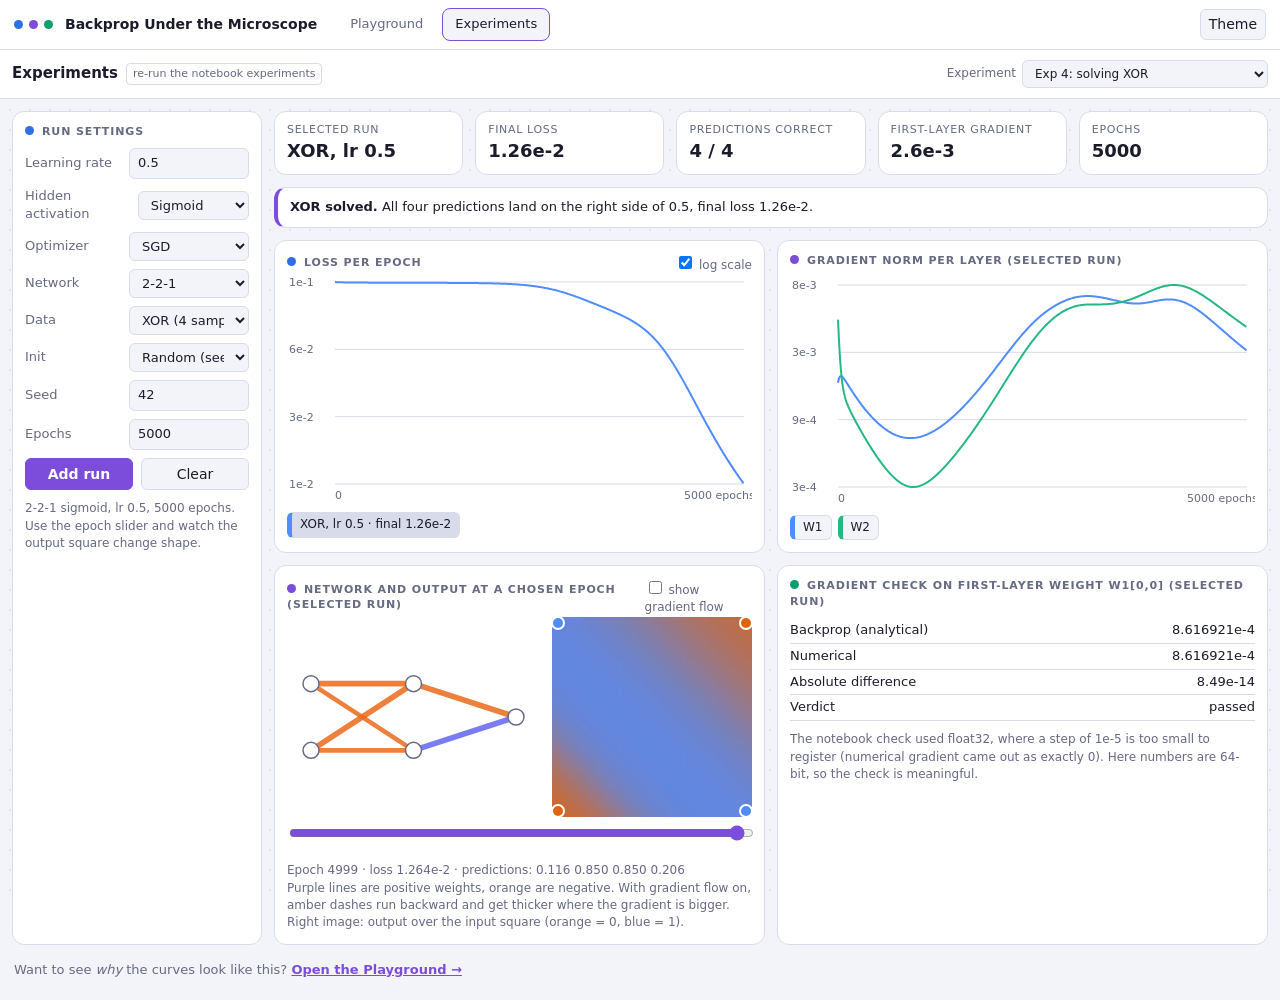
<file: Web/experiments.html>
<!DOCTYPE html>
<html lang="en">
<head>
<meta charset="utf-8">
<meta name="viewport" content="width=device-width, initial-scale=1, viewport-fit=cover">
<title>Experiments · Backprop Under the Microscope</title>
<link rel="stylesheet" href="theme.css">
<script src="site.js"></script>
<style>
html{scroll-padding-top:env(safe-area-inset-top,0px)}
*{box-sizing:border-box}
body{margin:0;background:var(--bg);color:var(--ink);font:14px/1.45 system-ui,-apple-system,"Segoe UI",sans-serif}
select,input,button{font:inherit;color:var(--ink);background:var(--bg);border:1px solid var(--line);border-radius:6px;padding:5px 8px}
button{cursor:pointer}button:hover{border-color:var(--accent)}
button.primary{background:var(--accent);color:var(--panel);border-color:var(--accent);font-weight:600}
:focus-visible{outline:2px solid var(--accent);outline-offset:1px}
.layout{display:grid;grid-template-columns:250px 1fr;gap:12px;padding:12px}
@media (max-width:820px){.layout{grid-template-columns:1fr}}
.card{background:var(--panel);border:1px solid var(--line);border-radius:12px;padding:12px;min-width:0}
.card h2{font-size:13px;margin:0 0 8px;color:var(--mute);font-weight:600}
aside label{display:flex;justify-content:space-between;align-items:center;gap:8px;margin-bottom:8px;font-size:13px;color:var(--mute)}
aside select,aside input{width:120px}
.btns{display:flex;gap:8px;margin-top:6px}.btns button{flex:1}
.note{font-size:12px;color:var(--mute);margin:10px 0 0}
.grid{display:grid;grid-template-columns:1fr 1fr;gap:12px}
@media (max-width:1100px){.grid{grid-template-columns:1fr}}
canvas{width:100%;height:230px;display:block}
.row{display:flex;gap:12px;flex-wrap:wrap;align-items:flex-start}
#cnet{flex:1;min-width:200px;height:200px}#cbound{width:200px;height:200px;border-radius:6px}
.leg{display:flex;flex-wrap:wrap;gap:6px;margin-top:8px}
.leg button{font-size:12px;padding:3px 8px;border-left-width:5px}
.leg button.sel{background:var(--line)}
.top{display:flex;justify-content:space-between;align-items:center;gap:8px}
.top label{font-size:12px;color:var(--mute)}
table{border-collapse:collapse;font-size:13px;width:100%;font-variant-numeric:tabular-nums}
td{padding:3px 0;border-bottom:1px solid var(--line)}td:last-child{text-align:right}
input[type=range]{width:100%;accent-color:var(--accent)}
.empty{color:var(--mute);padding:40px 0;text-align:center}
.kpis{display:grid;grid-template-columns:repeat(auto-fit,minmax(150px,1fr));gap:12px;margin-bottom:12px}
.kpi{background:var(--panel);border:1px solid var(--line);border-radius:12px;padding:10px 12px;min-width:0}
.kpi small{display:block;color:var(--mute);font-size:11px;text-transform:uppercase;letter-spacing:.06em}
.kpi b{font-size:18px;font-variant-numeric:tabular-nums;overflow-wrap:anywhere}
.insight{background:var(--panel);border:1px solid var(--line);border-left:4px solid var(--accent);border-radius:12px;padding:10px 12px;margin-bottom:12px;font-size:13px}
.chartwrap{position:relative}
#tip{position:absolute;top:10px;display:none;pointer-events:none;z-index:5;background:var(--panel);border:1px solid var(--line);border-radius:8px;padding:6px 8px;font-size:12px;white-space:nowrap;box-shadow:0 4px 14px rgba(0,0,0,.25)}
#vline{position:absolute;top:8px;bottom:20px;width:1px;background:var(--mute);opacity:.6;display:none;pointer-events:none}
.card h2{text-transform:uppercase;letter-spacing:.08em;font-size:11px}
.card h2::before{content:"";display:inline-block;width:9px;height:9px;border-radius:50%;background:var(--hid);margin-right:8px}
.grid .card:nth-child(1) h2::before,aside.card h2::before{background:var(--in)}
.grid .card:nth-child(4) h2::before{background:var(--out)}
.top h2{margin:0}
</style>
</head>
<body>
<nav class="nav">
  <a class="brand" href="index.html"><i></i>Backprop Under the Microscope</a>
  <a class="link" href="index.html">Playground</a>
  <a class="link" href="experiments.html" aria-current="page">Experiments</a>
  <span class="sp"></span>
  <button id="bTheme" aria-label="Toggle theme">Theme</button>
</nav>
<div class="bar">
  <b class="logo">Experiments</b><span class="tag">re-run the notebook experiments</span>
  <span class="sp"></span>
  <label>Experiment <select id="ex" aria-label="Experiment"></select></label>
</div>

<div class="layout">
<aside class="card">
  <h2>Run settings</h2>
  <label>Learning rate <input id="lr" type="number" step="0.01" min="0.0001"></label>
  <label>Hidden activation <select id="act"><option value="sigmoid">Sigmoid</option><option value="tanh">Tanh</option><option value="relu">ReLU</option></select></label>
  <label>Optimizer <select id="opt"><option>SGD</option><option>Momentum</option><option>Adam</option></select></label>
  <label>Network <select id="arch"><option>2-2-1</option><option>2-2-2-1</option><option>2-4-4-1</option></select></label>
  <label>Data <select id="data"><option value="one">1 sample [1,0] to 1</option><option value="xor">XOR (4 samples)</option></select></label>
  <label>Init <select id="init"><option value="nb">Notebook values</option><option value="rand">Random (seeded)</option></select></label>
  <label>Seed <input id="seed" type="number" step="1"></label>
  <label>Epochs <input id="ep" type="number" step="100" min="1" max="20000"></label>
  <div class="btns"><button class="primary" id="bRun">Add run</button><button id="bClear">Clear</button></div>
  <p class="note" id="desc"></p>
</aside>

<main>
<div class="kpis" id="kpis"></div><div class="insight" id="insight"></div>
<div class="grid">
  <section class="card">
    <div class="top"><h2>Loss per epoch</h2><label><input type="checkbox" id="log" checked> log scale</label></div>
    <div class="chartwrap"><canvas id="closs"></canvas><div id="vline"></div><div id="tip"></div></div><div class="leg" id="leg"></div>
  </section>
  <section class="card">
    <h2>Gradient norm per layer (selected run)</h2>
    <canvas id="cgrad"></canvas><div class="leg" id="leg2"></div>
  </section>
  <section class="card">
    <div class="top"><h2>Network and output at a chosen epoch (selected run)</h2><label><input type="checkbox" id="flow"> show gradient flow</label></div>
    <div class="row"><canvas id="cnet"></canvas><canvas id="cbound"></canvas></div>
    <input type="range" id="scrub" min="0" max="0" value="0" aria-label="Epoch">
    <p class="note" id="snapinfo"></p>
  </section>
  <section class="card">
    <h2>Gradient check on first-layer weight W1[0,0] (selected run)</h2>
    <table id="gc"></table>
    <p class="note">The notebook check used float32, where a step of 1e-5 is too small to register (numerical gradient came out as exactly 0). Here numbers are 64-bit, so the check is meaningful.</p>
  </section>
</div>
</main>
</div>

<script>
function $(id){ return document.getElementById(id); }
function css(v){ return getComputedStyle(document.documentElement).getPropertyValue(v).trim(); }

// ---------- math (plain loops, same formulas as the notebook) ----------
function sig(z){ return 1/(1+Math.exp(-z)); }
function f(act,z){ if(act==='tanh') return Math.tanh(z); if(act==='relu') return z>0?z:0; return sig(z); }
function df(act,z,a){ if(act==='tanh') return 1-a*a; if(act==='relu') return z>0?1:0; return a*(1-a); }

// parameters live in ONE flat array P: all weight matrices first, then all biases
function layout(sz){
  var L=sz.length-1, wo=[], bo=[], n=0, l;
  for(l=0;l<L;l++){ wo.push(n); n+=sz[l]*sz[l+1]; }
  for(l=0;l<L;l++){ bo.push(n); n+=sz[l+1]; }
  return {sz:sz, L:L, wo:wo, bo:bo, n:n};
}
function fwd(P,ly,x,act){
  var A=[x], Z=[], l, j, i, s;
  for(l=0;l<ly.L;l++){
    var nin=ly.sz[l], nout=ly.sz[l+1], a=A[l], z=[], o=[];
    for(j=0;j<nout;j++){
      s=P[ly.bo[l]+j];
      for(i=0;i<nin;i++){ s+=P[ly.wo[l]+j*nin+i]*a[i]; }
      z.push(s);
      o.push(l===ly.L-1 ? sig(s) : f(act,s));   // output layer is always sigmoid
    }
    Z.push(z); A.push(o);
  }
  return {A:A, Z:Z};
}
// loss = mean of 0.5*(y-yhat)^2 ; fills G with gradients by backprop ; returns loss
function lossGrad(P,ly,data,act,G){
  var n=data.length, loss=0, k, l, j, i;
  for(k=0;k<ly.n;k++){ G[k]=0; }
  for(k=0;k<n;k++){
    var r=fwd(P,ly,data[k].x,act), yh=r.A[ly.L][0], y=data[k].y;
    loss+=0.5*(y-yh)*(y-yh)/n;
    var d=[(yh-y)*yh*(1-yh)];
    for(l=ly.L-1;l>=0;l--){
      var nin=ly.sz[l], nout=ly.sz[l+1], a=r.A[l], dp=[];
      for(i=0;i<nin;i++){ dp.push(0); }
      for(j=0;j<nout;j++){
        G[ly.bo[l]+j]+=d[j]/n;
        for(i=0;i<nin;i++){
          G[ly.wo[l]+j*nin+i]+=d[j]*a[i]/n;
          dp[i]+=P[ly.wo[l]+j*nin+i]*d[j];
        }
      }
      if(l>0){ for(i=0;i<nin;i++){ dp[i]*=df(act,r.Z[l-1][i],r.A[l][i]); } }
      d=dp;
    }
  }
  return loss;
}
function layerNorm(G,ly,l){
  var s=0, k, cnt=ly.sz[l]*ly.sz[l+1];
  for(k=0;k<cnt;k++){ s+=G[ly.wo[l]+k]*G[ly.wo[l]+k]; }
  return Math.sqrt(s);
}

// ---------- init ----------
function rng(seed){ var t=seed>>>0; return function(){ t=(t+0x6D2B79F5)>>>0; var r=Math.imul(t^(t>>>15),1|t); r^=r+Math.imul(r^(r>>>7),61|r); return ((r^(r>>>14))>>>0)/4294967296; }; }
function initP(cfg,ly){
  var P=[], k;
  if(cfg.init==='nb' && cfg.arch==='2-2-1'){ return [0.5,0.2,-0.3,0.8, 0.7,-0.4, 0.1,0.2, 0.1]; }
  var rnd=rng(cfg.seed);
  for(k=0;k<ly.n;k++){ P.push(0); }
  var l, c;
  for(l=0;l<ly.L;l++){
    for(c=0;c<ly.sz[l]*ly.sz[l+1];c++){
      var u=rnd()+1e-12, v=rnd();
      P[ly.wo[l]+c]=0.5*Math.sqrt(-2*Math.log(u))*Math.cos(2*Math.PI*v);  // randn * 0.5, biases stay 0
    }
  }
  return P;
}

// ---------- one full training run ----------
var ARCH={'2-2-1':[2,2,1],'2-2-2-1':[2,2,2,1],'2-4-4-1':[2,4,4,1]};
function getData(name){
  if(name==='xor') return [{x:[0,0],y:0},{x:[0,1],y:1},{x:[1,0],y:1},{x:[1,1],y:0}];
  return [{x:[1,0],y:1}];
}
function train(cfg){
  var ly=layout(ARCH[cfg.arch]), data=getData(cfg.data), P=initP(cfg,ly);
  var G=[], m=[], v=[], k, e, l;
  for(k=0;k<ly.n;k++){ G.push(0); m.push(0); v.push(0); }
  var run={cfg:cfg, ly:ly, data:data, loss:[], gn:[], snaps:[]};
  for(l=0;l<ly.L;l++){ run.gn.push([]); }
  var every=Math.max(1,Math.floor(cfg.epochs/80));
  for(e=0;e<cfg.epochs;e++){
    var loss=lossGrad(P,ly,data,cfg.act,G);
    run.loss.push(loss);
    for(l=0;l<ly.L;l++){ run.gn[l].push(layerNorm(G,ly,l)); }
    if(e%every===0 || e===cfg.epochs-1){ run.snaps.push({e:e, P:P.slice(), loss:loss}); }
    for(k=0;k<ly.n;k++){                       // optimizer update
      if(cfg.opt==='SGD'){ P[k]-=cfg.lr*G[k]; }
      else if(cfg.opt==='Momentum'){ m[k]=0.9*m[k]+G[k]; P[k]-=cfg.lr*m[k]; }
      else {
        m[k]=0.9*m[k]+0.1*G[k]; v[k]=0.999*v[k]+0.001*G[k]*G[k];
        var mh=m[k]/(1-Math.pow(0.9,e+1)), vh=v[k]/(1-Math.pow(0.999,e+1));
        P[k]-=cfg.lr*mh/(Math.sqrt(vh)+1e-8);
      }
    }
  }
  return run;
}

// ---------- experiments from the notebook ----------
var BASE={arch:'2-2-1',act:'sigmoid',opt:'SGD',lr:0.1,init:'nb',seed:42,data:'one',epochs:100};
var PRE=[
 {name:'Exp 1: single sample, one network', note:'Your first walkthrough: [1,0] to 1, lr 0.1, notebook weights. Watch the loss fall slowly and the gradient shrink.',
  base:{}, runs:[{label:'lr = 0.1'}]},
 {name:'Exp 2: learning rate', note:'lr 0.001 barely moves in 100 epochs; 1.0 learns fastest here. Compare the curves.',
  base:{}, runs:[{label:'lr = 0.001',lr:0.001},{label:'lr = 0.01',lr:0.01},{label:'lr = 0.1',lr:0.1},{label:'lr = 1.0',lr:1.0}]},
 {name:'Exp 3: initialization', note:'Same lr, different random starting weights. Seeds use this page generator, so curves will not match PyTorch exactly, but the idea is the same.',
  base:{init:'rand'}, runs:[{label:'seed 1',seed:1},{label:'seed 10',seed:10},{label:'seed 42',seed:42},{label:'seed 100',seed:100}]},
 {name:'Exp 4: solving XOR', note:'2-2-1 sigmoid, lr 0.5, 5000 epochs. Use the epoch slider and watch the output square change shape.',
  base:{init:'rand',data:'xor',lr:0.5,epochs:5000}, runs:[{label:'XOR, lr 0.5'}]},
 {name:'Exp 5: activation functions', note:'Same init, lr 0.1, 5000 epochs on XOR. Check the loss floor and the gradient norms for each one.',
  base:{init:'rand',data:'xor',epochs:5000}, runs:[{label:'Sigmoid',act:'sigmoid'},{label:'Tanh',act:'tanh'},{label:'ReLU',act:'relu'}]},
 {name:'Exp 6: network depth', note:'Shallow vs deep sigmoid on XOR. Pick the deep run and look at how the gradient norm differs layer by layer.',
  base:{init:'rand',data:'xor',epochs:3000}, runs:[{label:'2-2-1 (shallow)'},{label:'2-2-2-1 (deep)',arch:'2-2-2-1'}]},
 {name:'Exp 7: optimizers', note:'2-2-2-1 sigmoid on XOR, lr 0.1, 1000 epochs. Momentum uses 0.9.',
  base:{init:'rand',data:'xor',epochs:1000,arch:'2-2-2-1'}, runs:[{label:'SGD',opt:'SGD'},{label:'Momentum',opt:'Momentum'},{label:'Adam',opt:'Adam'}]}
];
function mix(a,b){ var o={}, k; for(k in a){ o[k]=a[k]; } for(k in b){ o[k]=b[k]; } return o; }

// ---------- state + UI ----------
var COLORS=['#4f8cff','#25b883','#f59e0b','#e5484d','#a67bff','#14b8c4','#ec6bb1','#9aa3b2'];
var runs=[], sel=-1, i0;
for(i0=0;i0<PRE.length;i0++){ var op=document.createElement('option'); op.value=i0; op.textContent=PRE[i0].name; $('ex').appendChild(op); }

function readUI(){
  var ep=parseInt($('ep').value,10); if(!(ep>=1)) ep=100; if(ep>20000) ep=20000;
  var lr=parseFloat($('lr').value); if(!(lr>0)) lr=0.1;
  return {arch:$('arch').value, act:$('act').value, opt:$('opt').value, lr:lr, init:$('init').value,
          seed:parseInt($('seed').value,10)||0, data:$('data').value, epochs:ep};
}
function setUI(c){
  $('arch').value=c.arch; $('act').value=c.act; $('opt').value=c.opt; $('lr').value=c.lr;
  $('init').value=c.init; $('seed').value=c.seed; $('data').value=c.data; $('ep').value=c.epochs;
}
function addRun(cfg,label){
  cfg.label=label||(cfg.act+' ' + cfg.opt+' lr '+cfg.lr+' '+cfg.arch+(cfg.init==='rand'?' seed '+cfg.seed:''));
  if(runs.length>=8) runs.shift();
  runs.push(train(cfg)); sel=runs.length-1;
}
function loadPreset(n){
  var p=PRE[n], r;
  runs=[];
  for(r=0;r<p.runs.length;r++){ var c=mix(mix(BASE,p.base),p.runs[r]); addRun(c,p.runs[r].label); }
  setUI(runs[runs.length-1].cfg); $('desc').textContent=p.note;
  resetScrub(); render();
}
function resetScrub(){
  var s=sel>=0?runs[sel].snaps.length-1:0;
  $('scrub').max=s; $('scrub').value=s;
}
$('ex').onchange=function(){ loadPreset(parseInt(this.value,10)); };
$('bRun').onclick=function(){ addRun(readUI()); $('desc').textContent=''; resetScrub(); render(); };
$('bClear').onclick=function(){ runs=[]; sel=-1; resetScrub(); render(); };
$('log').onchange=render;
$('flow').onchange=render;
$('scrub').oninput=render;
window.addEventListener('resize',render);
$('bTheme').onclick=function(){
  var r=document.documentElement, cur=r.getAttribute('data-theme');
  var dark=cur?(cur==='dark'):window.matchMedia('(prefers-color-scheme: dark)').matches;
  r.setAttribute('data-theme',dark?'light':'dark'); render();
};
function legend(el,items,clickable){
  var h='', k;
  for(k=0;k<items.length;k++){
    h+='<button style="border-left-color:'+items[k].color+'" '+(clickable?'data-i="'+k+'" ':'')+'class="'+(clickable&&k===sel?'sel':'')+'">'+items[k].text+'</button>';
  }
  el.innerHTML=h;
}
$('leg').onclick=function(e){
  var b=e.target.closest('button'); if(!b||b.getAttribute('data-i')===null) return;
  sel=parseInt(b.getAttribute('data-i'),10); resetScrub(); render();
};

// ---------- drawing ----------
function setup(c){
  var dpr=window.devicePixelRatio||1, w=c.clientWidth, h=c.clientHeight;
  c.width=Math.round(w*dpr); c.height=Math.round(h*dpr);
  var g=c.getContext('2d'); g.setTransform(dpr,0,0,dpr,0,0); g.clearRect(0,0,w,h);
  return {g:g,w:w,h:h};
}
function drawLines(c,series,log){
  var o=setup(c), g=o.g, w=o.w, h=o.h, pl=48, pr=8, pt=8, pb=20, s, k, t, lo=Infinity, hi=-Infinity, n=0;
  g.font='11px system-ui'; g.fillStyle=css('--mute');
  if(!series.length){ g.fillText('Run an experiment to see curves',pl,h/2); return; }
  for(s=0;s<series.length;s++){
    for(k=0;k<series[s].ys.length;k++){
      var v=log?Math.log10(Math.max(series[s].ys[k],1e-9)):series[s].ys[k];
      if(v<lo) lo=v; if(v>hi) hi=v;
    }
    if(series[s].ys.length>n) n=series[s].ys.length;
  }
  if(!log && lo>0) lo=0;
  if(hi-lo<1e-9) hi=lo+1;
  for(t=0;t<=3;t++){
    var val=lo+(hi-lo)*t/3, y=pt+(h-pt-pb)*(1-t/3);
    g.strokeStyle=css('--line'); g.beginPath(); g.moveTo(pl,y); g.lineTo(w-pr,y); g.stroke();
    g.fillText(log?Math.pow(10,val).toExponential(0):val.toFixed(3),2,y+4);
  }
  g.fillText('0',pl,h-5); g.fillText(n+' epochs',w-pr-60,h-5);
  var step=Math.max(1,Math.floor(n/400));
  for(s=0;s<series.length;s++){
    g.strokeStyle=series[s].color; g.lineWidth=2; g.beginPath();
    var ys=series[s].ys, first=true;
    for(k=0;k<ys.length;k+=step){
      var vv=log?Math.log10(Math.max(ys[k],1e-9)):ys[k];
      var px=pl+(w-pl-pr)*k/Math.max(1,n-1), py=pt+(h-pt-pb)*(1-(vv-lo)/(hi-lo));
      if(first){ g.moveTo(px,py); first=false; } else { g.lineTo(px,py); }
    }
    g.stroke();
  }
}
function drawNet(c,P,ly,G,ph){
  var o=setup(c), g=o.g, w=o.w, h=o.h, pad=24, l, j, i, k, gmax=0;
  if(G){ for(k=0;k<ly.n;k++){ if(Math.abs(G[k])>gmax) gmax=Math.abs(G[k]); } }
  function px(l){ return pad+(w-2*pad)*l/ly.L; }
  function py(l,j){ return h*(j+1)/(ly.sz[l]+1); }
  for(l=0;l<ly.L;l++){
    for(j=0;j<ly.sz[l+1];j++){ for(i=0;i<ly.sz[l];i++){
      var wt=P[ly.wo[l]+j*ly.sz[l]+i];
      if(G){
        g.strokeStyle='#f59e0b'; g.lineWidth=1+7*Math.abs(G[ly.wo[l]+j*ly.sz[l]+i])/(gmax||1);
        g.setLineDash([7,5]); g.lineDashOffset=ph;
      } else {
        g.setLineDash([]); g.strokeStyle=wt>=0?css('--pos'):css('--neg'); g.lineWidth=0.6+Math.min(5,Math.abs(wt)*1.4);
      }
      g.globalAlpha=0.85; g.beginPath(); g.moveTo(px(l),py(l,i)); g.lineTo(px(l+1),py(l+1,j)); g.stroke();
    } }
  }
  g.globalAlpha=1; g.setLineDash([]);
  for(l=0;l<=ly.L;l++){ for(j=0;j<ly.sz[l];j++){
    g.fillStyle=css('--panel'); g.strokeStyle=css('--mute'); g.lineWidth=1.5;
    g.beginPath(); g.arc(px(l),py(l,j),8,0,6.2832); g.fill(); g.stroke();
  } }
}
function drawBound(c,run,P){
  var o=setup(c), g=o.g, N=28, cw=o.w/N, ch=o.h/N, a, b, k;
  for(a=0;a<N;a++){ for(b=0;b<N;b++){
    var yh=fwd(P,run.ly,[(a+0.5)/N,1-(b+0.5)/N],run.cfg.act).A[run.ly.L][0];
    var r=Math.round(224+(79-224)*yh), gg=Math.round(100+(140-100)*yh), bl=Math.round(15+(255-15)*yh);
    g.fillStyle='rgb('+r+','+gg+','+bl+')'; g.fillRect(a*cw,b*ch,cw+1,ch+1);
  } }
  for(k=0;k<run.data.length;k++){
    var d=run.data[k];
    g.fillStyle=d.y>0.5?'#4f8cff':'#e0640f'; g.strokeStyle='#fff'; g.lineWidth=2;
    g.beginPath(); g.arc(d.x[0]*(o.w-12)+6,(1-d.x[1])*(o.h-12)+6,6,0,6.2832); g.fill(); g.stroke();
  }
}

function kpi(a,b){ return '<div class="kpi"><small>'+a+'</small><b>'+b+'</b></div>'; }
function finalLoss(R){ return R.loss[R.loss.length-1]; }
function renderKpis(){
  var h='', ins='Run an experiment to see results.', k;
  if(sel>=0){
    var R=runs[sel], fl=finalLoss(R), ok=0, S0=R.snaps[R.snaps.length-1], best=0;
    for(k=0;k<R.data.length;k++){
      var yh=fwd(S0.P,R.ly,R.data[k].x,R.cfg.act).A[R.ly.L][0];
      if((yh>0.5)===(R.data[k].y>0.5)){ ok++; }
    }
    for(k=1;k<runs.length;k++){ if(finalLoss(runs[k])<finalLoss(runs[best])){ best=k; } }
    var g1=R.gn[0][R.gn[0].length-1];
    h=kpi('Selected run',R.cfg.label)+kpi('Final loss',fl.toExponential(2))+kpi('Predictions correct',ok+' / '+R.data.length)+kpi('First-layer gradient',g1.toExponential(1));
    h+=runs.length>1?kpi('Lowest final loss',runs[best].cfg.label):kpi('Epochs',R.cfg.epochs);
    if(R.cfg.data==='xor' && ok<4 && fl>0.12 && fl<0.13){ ins='<b>Stuck.</b> Loss is parked near 0.125 and every prediction is about 0.5. The gradients are tiny there, so training barely moves. Try another seed, tanh, or Adam.'; }
    else if(R.cfg.data==='xor' && ok===4 && fl<0.02){ ins='<b>XOR solved.</b> All four predictions land on the right side of 0.5, final loss '+fl.toExponential(2)+'.'; }
    else if(g1<1e-4 && fl>0.01){ ins='<b>Vanishing gradient.</b> The first-layer gradient fell to '+g1.toExponential(1)+' while the loss is still '+fl.toFixed(3)+'.'; }
    else { ins='Loss went from '+R.loss[0].toFixed(4)+' to '+fl.toExponential(2)+' over '+R.cfg.epochs+' epochs.'; }
    if(runs.length>1){ ins+=' Best of '+runs.length+' runs: <b>'+runs[best].cfg.label+'</b>.'; }
  }
  $('kpis').innerHTML=h; $('insight').innerHTML=ins;
}

// hover crosshair on the loss chart
var tip=$('tip'), vl=$('vline'), cl=$('closs');
function hideTip(){ tip.style.display='none'; vl.style.display='none'; }
cl.addEventListener('pointermove',function(e){
  if(!runs.length) return;
  var r=cl.getBoundingClientRect(), x=e.clientX-r.left, n=0, s;
  for(s=0;s<runs.length;s++){ if(runs[s].loss.length>n) n=runs[s].loss.length; }
  var ep=Math.round((x-48)/(r.width-56)*(n-1));
  if(ep<0||ep>=n){ hideTip(); return; }
  var h='<b>Epoch '+ep+'</b>';
  for(s=0;s<runs.length;s++){
    if(ep<runs[s].loss.length){ h+='<br><span style="color:'+COLORS[s%COLORS.length]+'">&#9632;</span> '+runs[s].cfg.label+': '+runs[s].loss[ep].toExponential(2); }
  }
  tip.innerHTML=h; tip.style.display='block'; tip.style.left=Math.max(4,Math.min(x+14,r.width-190))+'px';
  vl.style.display='block'; vl.style.left=x+'px';
});
cl.addEventListener('pointerleave',hideTip);

// animated gradient flow on the network (amber dashes run backward)
var last=null, still=window.matchMedia('(prefers-reduced-motion: reduce)').matches;
function tick(ts){
  if(!still && last && last.G){ drawNet($('cnet'),last.snap.P,last.run.ly,last.G,(ts*0.02)%12); }
  requestAnimationFrame(tick);
}

function render(){
  renderKpis();
  var s, series=[], items=[], k, l;
  for(s=0;s<runs.length;s++){
    var col=COLORS[s%COLORS.length];
    series.push({color:col, ys:runs[s].loss});
    items.push({color:col, text:runs[s].cfg.label+' &middot; final '+runs[s].loss[runs[s].loss.length-1].toExponential(2)});
  }
  drawLines($('closs'),series,$('log').checked);
  legend($('leg'),items,true);
  var gs=[], gi=[];
  if(sel>=0){
    var R=runs[sel];
    for(l=0;l<R.ly.L;l++){ gs.push({color:COLORS[l%COLORS.length], ys:R.gn[l]}); gi.push({color:COLORS[l%COLORS.length], text:'W'+(l+1)}); }
  }
  drawLines($('cgrad'),gs,$('log').checked); legend($('leg2'),gi,false);
  if(sel<0){ last=null; $('snapinfo').textContent=''; $('gc').innerHTML='<tr><td>No run selected</td></tr>'; drawNet($('cnet'),[],{L:0,sz:[]}); setup($('cbound')); return; }
  var run=runs[sel], snap=run.snaps[parseInt($('scrub').value,10)];
  last={run:run,snap:snap,G:null};
  if($('flow').checked){ last.G=[]; for(k=0;k<run.ly.n;k++){ last.G.push(0); } lossGrad(snap.P,run.ly,run.data,run.cfg.act,last.G); }
  drawNet($('cnet'),snap.P,run.ly,last.G,0); drawBound($('cbound'),run,snap.P);
  var txt='Epoch '+snap.e+' &middot; loss '+snap.loss.toExponential(3)+' &middot; predictions: ', preds='';
  for(k=0;k<run.data.length;k++){ preds+=fwd(snap.P,run.ly,run.data[k].x,run.cfg.act).A[run.ly.L][0].toFixed(3)+' '; }
  $('snapinfo').innerHTML=txt+preds+'<br>Purple lines are positive weights, orange are negative. With gradient flow on, amber dashes run backward and get thicker where the gradient is bigger. Right image: output over the input square (orange = 0, blue = 1).';
  // gradient check: backprop vs (loss(w+e) - loss(w-e)) / 2e
  var G=[], Gt=[], Q=snap.P.slice(), e=1e-5;
  for(k=0;k<run.ly.n;k++){ G.push(0); Gt.push(0); }
  lossGrad(snap.P,run.ly,run.data,run.cfg.act,G);
  Q[0]=snap.P[0]+e; var lp=lossGrad(Q,run.ly,run.data,run.cfg.act,Gt);
  Q[0]=snap.P[0]-e; var lm=lossGrad(Q,run.ly,run.data,run.cfg.act,Gt);
  var num=(lp-lm)/(2*e), diff=Math.abs(G[0]-num);
  $('gc').innerHTML='<tr><td>Backprop (analytical)</td><td>'+G[0].toExponential(6)+'</td></tr>'+
    '<tr><td>Numerical</td><td>'+num.toExponential(6)+'</td></tr>'+
    '<tr><td>Absolute difference</td><td>'+diff.toExponential(2)+'</td></tr>'+
    '<tr><td>Verdict</td><td>'+(diff<1e-7?'passed':'investigate')+'</td></tr>';
}

loadPreset(3);
$('ex').value=3;
requestAnimationFrame(tick);
</script>
<footer class="foot">Want to see <em>why</em> the curves look like this? <a href="index.html">Open the Playground &rarr;</a></footer>
</body>
</html>
</file>
<file: Web/theme.css>
/* Shared theme for both pages (taken from Backprop Studio) */
:root{box-sizing:border-box;padding-top:env(safe-area-inset-top,0px);padding-bottom:env(safe-area-inset-bottom,0px);
--bg:#f3f4fa;--panel:#fff;--ink:#1b1c2a;--mute:#666a82;--line:#d8dbe9;--grid:#e1e4f0;
--in:#2f6fe4;--hid:#7c4ddb;--out:#0e9f6e;--pos:#6366f1;--neg:#ea6a1a;--grad:#d98a04;--accent:var(--hid)}
@media (prefers-color-scheme:dark){:root:not([data-theme="light"]){--bg:#0b0b14;--panel:#12131f;--ink:#e8e9f5;--mute:#8d90aa;--line:#262840;--grid:#1a1b2c;
--in:#4f8cff;--hid:#a67bff;--out:#25d08f;--pos:#8b8df8;--neg:#ff8a3d;--grad:#ffc23d}}
:root[data-theme="dark"]{--bg:#0b0b14;--panel:#12131f;--ink:#e8e9f5;--mute:#8d90aa;--line:#262840;--grid:#1a1b2c;
--in:#4f8cff;--hid:#a67bff;--out:#25d08f;--pos:#8b8df8;--neg:#ff8a3d;--grad:#ffc23d}

/* faint dot grid behind everything, like the node editor canvas */
body::before{content:"";position:fixed;inset:0;z-index:-1;pointer-events:none;
background-image:radial-gradient(var(--grid) 1px,transparent 1px);background-size:20px 20px}

/* top navigation (same on every page) */
.nav{display:flex;flex-wrap:wrap;align-items:center;gap:6px;padding:8px 14px;background:var(--panel);border-bottom:1px solid var(--line)}
.nav .brand{display:flex;align-items:center;font-weight:700;font-size:14px;color:var(--ink);text-decoration:none;margin-right:14px}
.nav .brand i{width:9px;height:9px;border-radius:50%;background:var(--in);box-shadow:15px 0 0 var(--hid),30px 0 0 var(--out);margin-right:42px}
.nav a.link{color:var(--mute);text-decoration:none;font-size:13px;padding:6px 12px;border-radius:8px;border:1px solid transparent}
.nav a.link:hover{color:var(--ink);border-color:var(--line)}
.nav a.link[aria-current="page"]{color:var(--ink);background:var(--bg);border-color:var(--hid)}
.nav .sp,.bar .sp{flex:1}
.nav button{font:inherit;color:var(--ink);background:var(--bg);border:1px solid var(--line);border-radius:6px;padding:4px 8px;cursor:pointer}
.nav button:hover{border-color:var(--hid)}
a:focus-visible,button:focus-visible{outline:2px solid var(--hid);outline-offset:1px}

/* page toolbar row under the nav */
.bar{display:flex;flex-wrap:wrap;gap:8px;align-items:center;padding:10px 12px;background:var(--panel);border-bottom:1px solid var(--line)}
.bar .logo{font-size:15px}
.bar .tag{font-size:11px;padding:2px 6px;border:1px solid var(--line);border-radius:4px;color:var(--mute)}
.bar label{font-size:12px;color:var(--mute);display:flex;gap:6px;align-items:center}

.foot{padding:4px 14px 20px;color:var(--mute);font-size:13px}
.foot a{color:var(--hid);font-weight:600}
</file>
